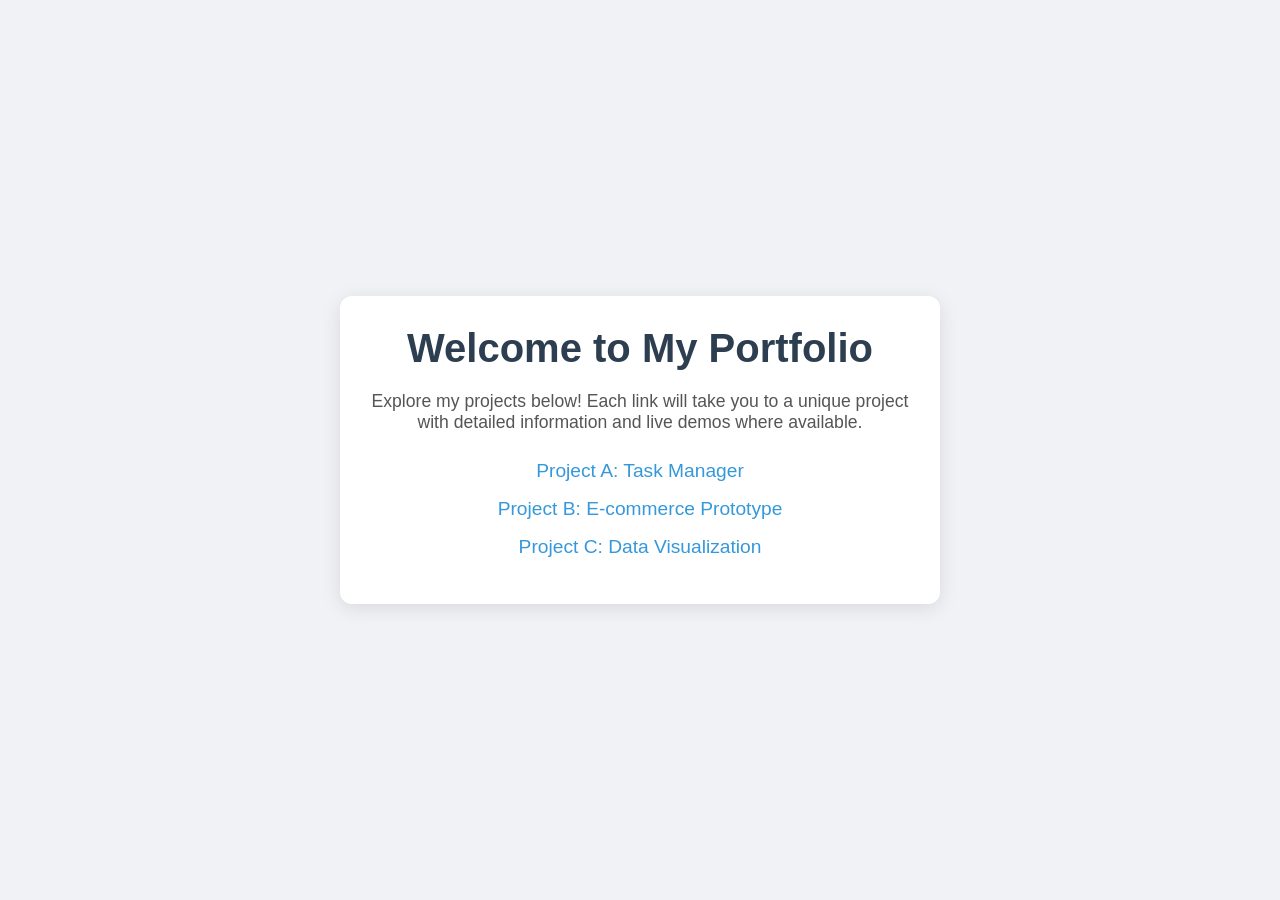
<file: 09 - GitHub Pages & Portfolio Publishing/example-wit-main/index.html>
<!DOCTYPE html>
<html lang="en">
<head>
  <meta charset="UTF-8">
  <meta name="viewport" content="width=device-width, initial-scale=1.0">
  <title>My Portfolio</title>
<link rel="stylesheet" href="style.css">
</head>
<body>
  <div class="container">
    <h1>Welcome to My Portfolio</h1>
    <p>Explore my projects below! Each link will take you to a unique project with detailed information and live demos where available.</p>
    <ul>
      <li><a href="https://thebittles.github.io/example-wit/project1">Project A: Task Manager</a></li>
      <li><a href="https://thebittles.github.io/example-wit/project2">Project B: E-commerce Prototype</a></li>
      <li><a href="https://thebittles.github.io/example-wit/project3">Project C: Data Visualization</a></li>
    </ul>
  </div>
</body>
</html>
</file>
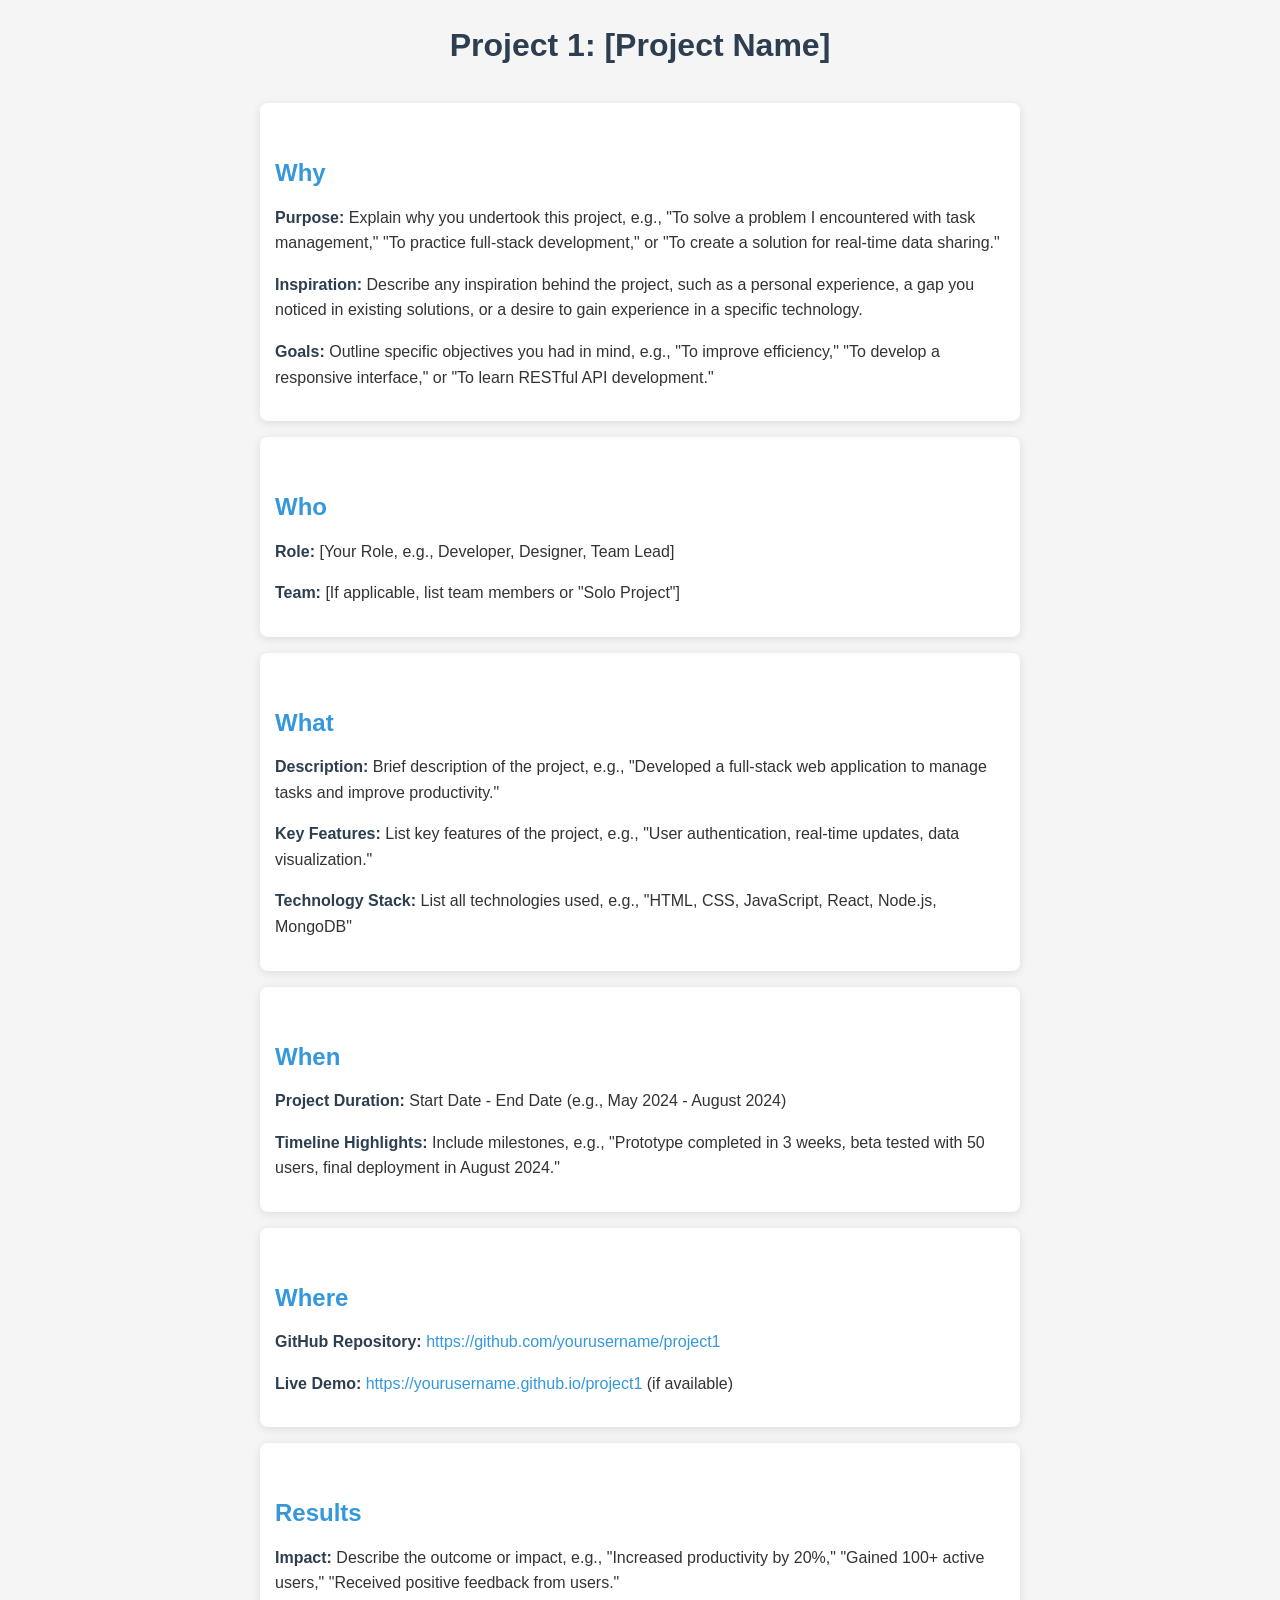
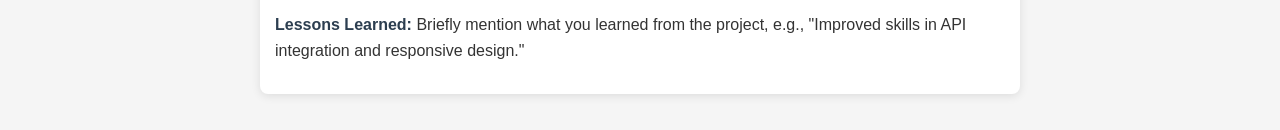
<file: 09 - GitHub Pages & Portfolio Publishing/example-wit-main/project1/index.html>
<!DOCTYPE html>
<html lang="en">
<head>
    <meta charset="UTF-8">
    <meta name="viewport" content="width=device-width, initial-scale=1.0">
    <title>Portfolio Project - Project 1</title>
    <link rel="stylesheet" href="style.css">
</head>
<body>
    <h1>Project 1: [Project Name]</h1>
    <section>
        <h2>Why</h2>
        <p><strong>Purpose:</strong> Explain why you undertook this project, e.g., "To solve a problem I encountered with task management," "To practice full-stack development," or "To create a solution for real-time data sharing."</p>
        <p><strong>Inspiration:</strong> Describe any inspiration behind the project, such as a personal experience, a gap you noticed in existing solutions, or a desire to gain experience in a specific technology.</p>
        <p><strong>Goals:</strong> Outline specific objectives you had in mind, e.g., "To improve efficiency," "To develop a responsive interface," or "To learn RESTful API development."</p>
    </section>
    
    <section>
        <h2>Who</h2>
        <p><strong>Role:</strong> [Your Role, e.g., Developer, Designer, Team Lead]</p>
        <p><strong>Team:</strong> [If applicable, list team members or "Solo Project"]</p>
    </section>

    <section>
        <h2>What</h2>
        <p><strong>Description:</strong> Brief description of the project, e.g., "Developed a full-stack web application to manage tasks and improve productivity."</p>
        <p><strong>Key Features:</strong> List key features of the project, e.g., "User authentication, real-time updates, data visualization."</p>
        <p><strong>Technology Stack:</strong> List all technologies used, e.g., "HTML, CSS, JavaScript, React, Node.js, MongoDB"</p>
    </section>

    <section>
        <h2>When</h2>
        <p><strong>Project Duration:</strong> Start Date - End Date (e.g., May 2024 - August 2024)</p>
        <p><strong>Timeline Highlights:</strong> Include milestones, e.g., "Prototype completed in 3 weeks, beta tested with 50 users, final deployment in August 2024."</p>
    </section>

    <section>
        <h2>Where</h2>
        <p><strong>GitHub Repository:</strong> <a href="#">https://github.com/yourusername/project1</a></p>
        <p><strong>Live Demo:</strong> <a href="https://yourusername.github.io/project1">https://yourusername.github.io/project1</a> (if available)</p>
    </section>

    <section>
        <h2>Results</h2>
        <p><strong>Impact:</strong> Describe the outcome or impact, e.g., "Increased productivity by 20%," "Gained 100+ active users," "Received positive feedback from users."</p>
        <p><strong>Lessons Learned:</strong> Briefly mention what you learned from the project, e.g., "Improved skills in API integration and responsive design."</p>
    </section>
</body>
</html>
</file>
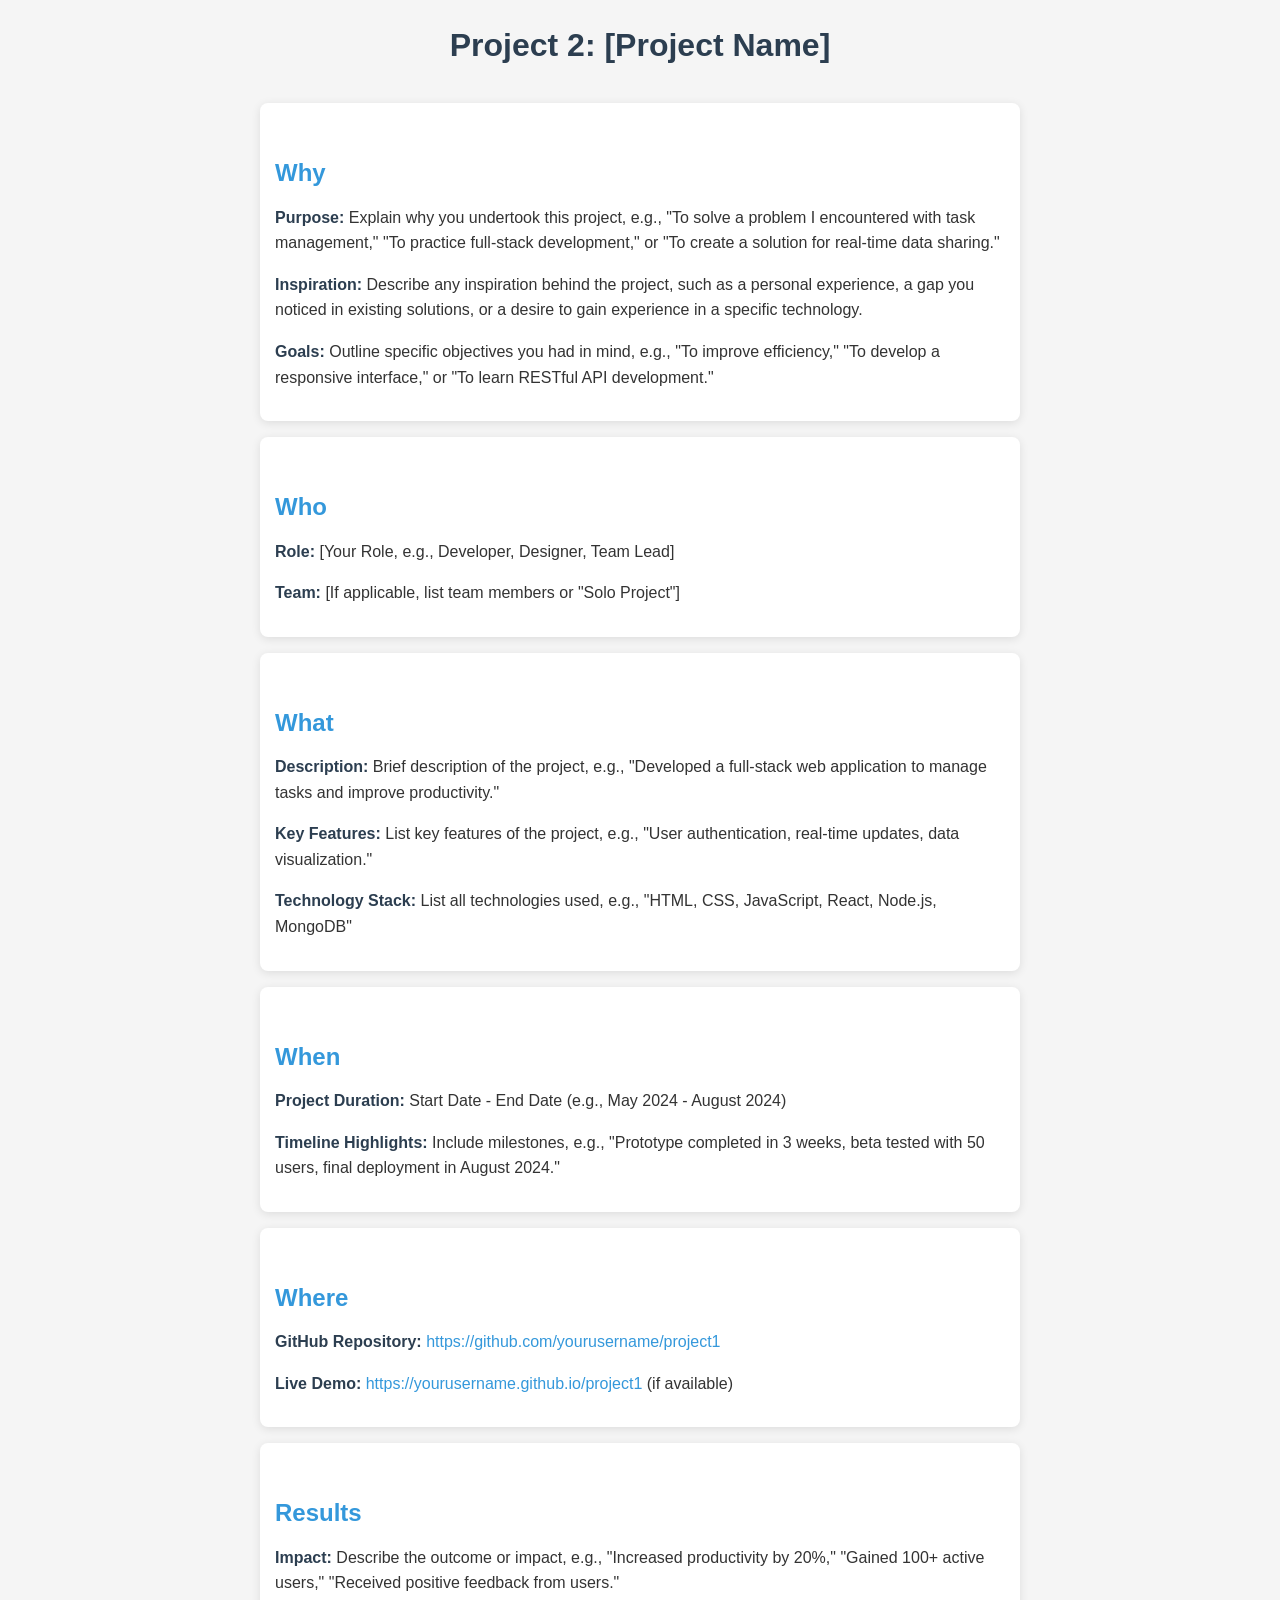
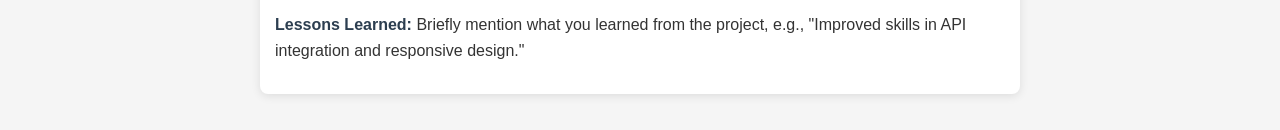
<file: 09 - GitHub Pages & Portfolio Publishing/example-wit-main/project2/index.html>
<!DOCTYPE html>
<html lang="en">
<head>
    <meta charset="UTF-8">
    <meta name="viewport" content="width=device-width, initial-scale=1.0">
    <title>Portfolio Project - Project 1</title>
    <link rel="stylesheet" href="style.css">
</head>
<body>
    <h1>Project 2: [Project Name]</h1>
    <section>
        <h2>Why</h2>
        <p><strong>Purpose:</strong> Explain why you undertook this project, e.g., "To solve a problem I encountered with task management," "To practice full-stack development," or "To create a solution for real-time data sharing."</p>
        <p><strong>Inspiration:</strong> Describe any inspiration behind the project, such as a personal experience, a gap you noticed in existing solutions, or a desire to gain experience in a specific technology.</p>
        <p><strong>Goals:</strong> Outline specific objectives you had in mind, e.g., "To improve efficiency," "To develop a responsive interface," or "To learn RESTful API development."</p>
    </section>
    
    <section>
        <h2>Who</h2>
        <p><strong>Role:</strong> [Your Role, e.g., Developer, Designer, Team Lead]</p>
        <p><strong>Team:</strong> [If applicable, list team members or "Solo Project"]</p>
    </section>

    <section>
        <h2>What</h2>
        <p><strong>Description:</strong> Brief description of the project, e.g., "Developed a full-stack web application to manage tasks and improve productivity."</p>
        <p><strong>Key Features:</strong> List key features of the project, e.g., "User authentication, real-time updates, data visualization."</p>
        <p><strong>Technology Stack:</strong> List all technologies used, e.g., "HTML, CSS, JavaScript, React, Node.js, MongoDB"</p>
    </section>

    <section>
        <h2>When</h2>
        <p><strong>Project Duration:</strong> Start Date - End Date (e.g., May 2024 - August 2024)</p>
        <p><strong>Timeline Highlights:</strong> Include milestones, e.g., "Prototype completed in 3 weeks, beta tested with 50 users, final deployment in August 2024."</p>
    </section>

    <section>
        <h2>Where</h2>
        <p><strong>GitHub Repository:</strong> <a href="#">https://github.com/yourusername/project1</a></p>
        <p><strong>Live Demo:</strong> <a href="https://yourusername.github.io/project1">https://yourusername.github.io/project1</a> (if available)</p>
    </section>

    <section>
        <h2>Results</h2>
        <p><strong>Impact:</strong> Describe the outcome or impact, e.g., "Increased productivity by 20%," "Gained 100+ active users," "Received positive feedback from users."</p>
        <p><strong>Lessons Learned:</strong> Briefly mention what you learned from the project, e.g., "Improved skills in API integration and responsive design."</p>
    </section>
</body>
</html>
</file>
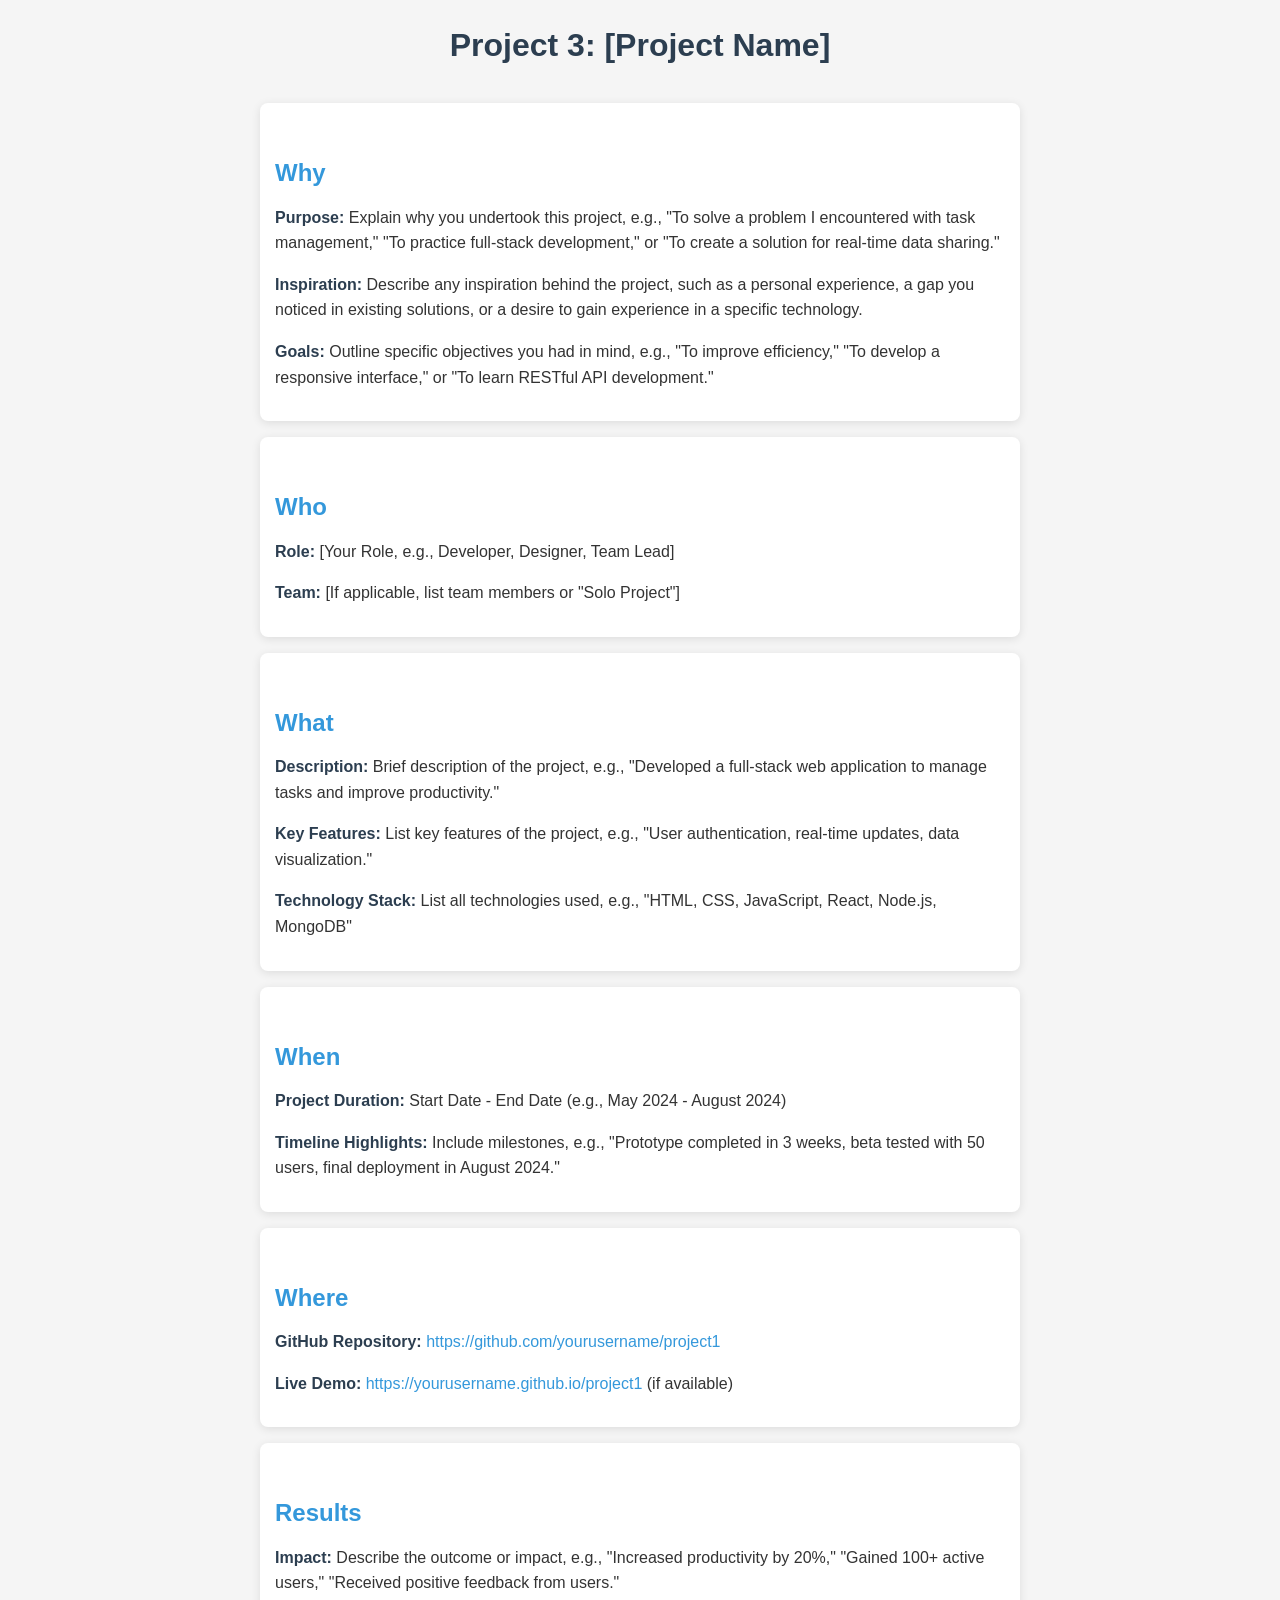
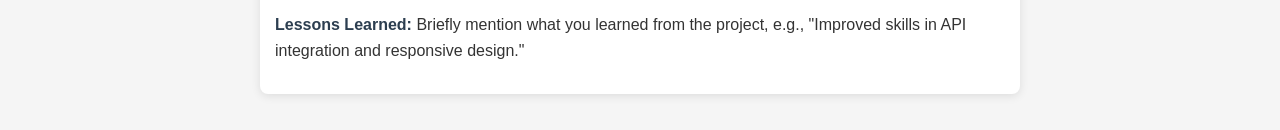
<file: 09 - GitHub Pages & Portfolio Publishing/example-wit-main/project3/index.html>
<!DOCTYPE html>
<html lang="en">
<head>
    <meta charset="UTF-8">
    <meta name="viewport" content="width=device-width, initial-scale=1.0">
    <title>Portfolio Project - Project 1</title>
    <link rel="stylesheet" href="style.css">
</head>
<body>
    <h1>Project 3: [Project Name]</h1>
    <section>
        <h2>Why</h2>
        <p><strong>Purpose:</strong> Explain why you undertook this project, e.g., "To solve a problem I encountered with task management," "To practice full-stack development," or "To create a solution for real-time data sharing."</p>
        <p><strong>Inspiration:</strong> Describe any inspiration behind the project, such as a personal experience, a gap you noticed in existing solutions, or a desire to gain experience in a specific technology.</p>
        <p><strong>Goals:</strong> Outline specific objectives you had in mind, e.g., "To improve efficiency," "To develop a responsive interface," or "To learn RESTful API development."</p>
    </section>
    
    <section>
        <h2>Who</h2>
        <p><strong>Role:</strong> [Your Role, e.g., Developer, Designer, Team Lead]</p>
        <p><strong>Team:</strong> [If applicable, list team members or "Solo Project"]</p>
    </section>

    <section>
        <h2>What</h2>
        <p><strong>Description:</strong> Brief description of the project, e.g., "Developed a full-stack web application to manage tasks and improve productivity."</p>
        <p><strong>Key Features:</strong> List key features of the project, e.g., "User authentication, real-time updates, data visualization."</p>
        <p><strong>Technology Stack:</strong> List all technologies used, e.g., "HTML, CSS, JavaScript, React, Node.js, MongoDB"</p>
    </section>

    <section>
        <h2>When</h2>
        <p><strong>Project Duration:</strong> Start Date - End Date (e.g., May 2024 - August 2024)</p>
        <p><strong>Timeline Highlights:</strong> Include milestones, e.g., "Prototype completed in 3 weeks, beta tested with 50 users, final deployment in August 2024."</p>
    </section>

    <section>
        <h2>Where</h2>
        <p><strong>GitHub Repository:</strong> <a href="#">https://github.com/yourusername/project1</a></p>
        <p><strong>Live Demo:</strong> <a href="https://yourusername.github.io/project1">https://yourusername.github.io/project1</a> (if available)</p>
    </section>

    <section>
        <h2>Results</h2>
        <p><strong>Impact:</strong> Describe the outcome or impact, e.g., "Increased productivity by 20%," "Gained 100+ active users," "Received positive feedback from users."</p>
        <p><strong>Lessons Learned:</strong> Briefly mention what you learned from the project, e.g., "Improved skills in API integration and responsive design."</p>
    </section>
</body>
</html>
</file>
<file: 09 - GitHub Pages & Portfolio Publishing/example-wit-main/style.css>
/* General Reset */
* {
    margin: 0;
    padding: 0;
    box-sizing: border-box;
    font-family: 'Helvetica Neue', Arial, sans-serif;
}

/* Body Styling */
body {
    background-color: #f0f2f5;
    color: #333;
    display: flex;
    justify-content: center;
    align-items: center;
    min-height: 100vh;
    margin: 0;
}

/* Container Styling */
.container {
    text-align: center;
    max-width: 600px;
    padding: 30px;
    background-color: #ffffff;
    border-radius: 12px;
    box-shadow: 0px 4px 20px rgba(0, 0, 0, 0.1);
}

/* Header Styling */
h1 {
    font-size: 2.5em;
    color: #2c3e50;
    margin-bottom: 0.5em;
}

/* Paragraph Styling */
p {
    font-size: 1.1em;
    color: #555;
    margin-bottom: 1.5em;
}

/* Project Links List */
ul {
    list-style-type: none;
    padding: 0;
}

ul li {
    margin-bottom: 1em;
}

/* Link Styling */
a {
    color: #3498db;
    font-size: 1.2em;
    text-decoration: none;
    transition: color 0.3s ease, transform 0.2s ease;
}

a:hover {
    color: #2c3e50;
    transform: scale(1.05);
}

/* Responsive Design */
@media (max-width: 600px) {
    h1 {
        font-size: 2em;
    }

    p {
        font-size: 1em;
    }

    a {
        font-size: 1.1em;
    }
}
</file>
<file: 09 - GitHub Pages & Portfolio Publishing/example-wit-main/project1/style.css>
/* General Reset */
* {
    margin: 0;
    padding: 0;
    box-sizing: border-box;
    font-family: Arial, sans-serif;
}

/* Body Styling */
body {
    background-color: #f5f5f5;
    color: #333;
    line-height: 1.6;
    padding: 20px;
    max-width: 800px;
    margin: auto;
}

/* Header */
h1 {
    font-size: 2em;
    color: #2c3e50;
    margin-bottom: 1em;
    text-align: center;
}

/* Section Titles */
section h2 {
    font-size: 1.5em;
    color: #3498db;
    margin-top: 1.5em;
    margin-bottom: 0.5em;
}

/* Paragraph and Strong Text Styling */
p {
    margin-bottom: 1em;
}

p strong {
    font-weight: bold;
    color: #2c3e50;
}

/* Link Styling */
a {
    color: #3498db;
    text-decoration: none;
}

a:hover {
    text-decoration: underline;
}

/* Section Styling */
section {
    background-color: #ffffff;
    padding: 15px;
    border-radius: 8px;
    box-shadow: 0px 2px 10px rgba(0, 0, 0, 0.1);
    margin-bottom: 1em;
}

/* List Styling (if used in the content) */
ul {
    list-style-type: disc;
    margin-left: 20px;
}

/* Responsive Design */
@media (max-width: 600px) {
    body {
        padding: 10px;
    }

    h1 {
        font-size: 1.8em;
    }

    section h2 {
        font-size: 1.3em;
    }
}
</file>
<file: 09 - GitHub Pages & Portfolio Publishing/example-wit-main/project2/style.css>
/* General Reset */
* {
    margin: 0;
    padding: 0;
    box-sizing: border-box;
    font-family: Arial, sans-serif;
}

/* Body Styling */
body {
    background-color: #f5f5f5;
    color: #333;
    line-height: 1.6;
    padding: 20px;
    max-width: 800px;
    margin: auto;
}

/* Header */
h1 {
    font-size: 2em;
    color: #2c3e50;
    margin-bottom: 1em;
    text-align: center;
}

/* Section Titles */
section h2 {
    font-size: 1.5em;
    color: #3498db;
    margin-top: 1.5em;
    margin-bottom: 0.5em;
}

/* Paragraph and Strong Text Styling */
p {
    margin-bottom: 1em;
}

p strong {
    font-weight: bold;
    color: #2c3e50;
}

/* Link Styling */
a {
    color: #3498db;
    text-decoration: none;
}

a:hover {
    text-decoration: underline;
}

/* Section Styling */
section {
    background-color: #ffffff;
    padding: 15px;
    border-radius: 8px;
    box-shadow: 0px 2px 10px rgba(0, 0, 0, 0.1);
    margin-bottom: 1em;
}

/* List Styling (if used in the content) */
ul {
    list-style-type: disc;
    margin-left: 20px;
}

/* Responsive Design */
@media (max-width: 600px) {
    body {
        padding: 10px;
    }

    h1 {
        font-size: 1.8em;
    }

    section h2 {
        font-size: 1.3em;
    }
}
</file>
<file: 09 - GitHub Pages & Portfolio Publishing/example-wit-main/project3/style.css>
/* General Reset */
* {
    margin: 0;
    padding: 0;
    box-sizing: border-box;
    font-family: Arial, sans-serif;
}

/* Body Styling */
body {
    background-color: #f5f5f5;
    color: #333;
    line-height: 1.6;
    padding: 20px;
    max-width: 800px;
    margin: auto;
}

/* Header */
h1 {
    font-size: 2em;
    color: #2c3e50;
    margin-bottom: 1em;
    text-align: center;
}

/* Section Titles */
section h2 {
    font-size: 1.5em;
    color: #3498db;
    margin-top: 1.5em;
    margin-bottom: 0.5em;
}

/* Paragraph and Strong Text Styling */
p {
    margin-bottom: 1em;
}

p strong {
    font-weight: bold;
    color: #2c3e50;
}

/* Link Styling */
a {
    color: #3498db;
    text-decoration: none;
}

a:hover {
    text-decoration: underline;
}

/* Section Styling */
section {
    background-color: #ffffff;
    padding: 15px;
    border-radius: 8px;
    box-shadow: 0px 2px 10px rgba(0, 0, 0, 0.1);
    margin-bottom: 1em;
}

/* List Styling (if used in the content) */
ul {
    list-style-type: disc;
    margin-left: 20px;
}

/* Responsive Design */
@media (max-width: 600px) {
    body {
        padding: 10px;
    }

    h1 {
        font-size: 1.8em;
    }

    section h2 {
        font-size: 1.3em;
    }
}
</file>
